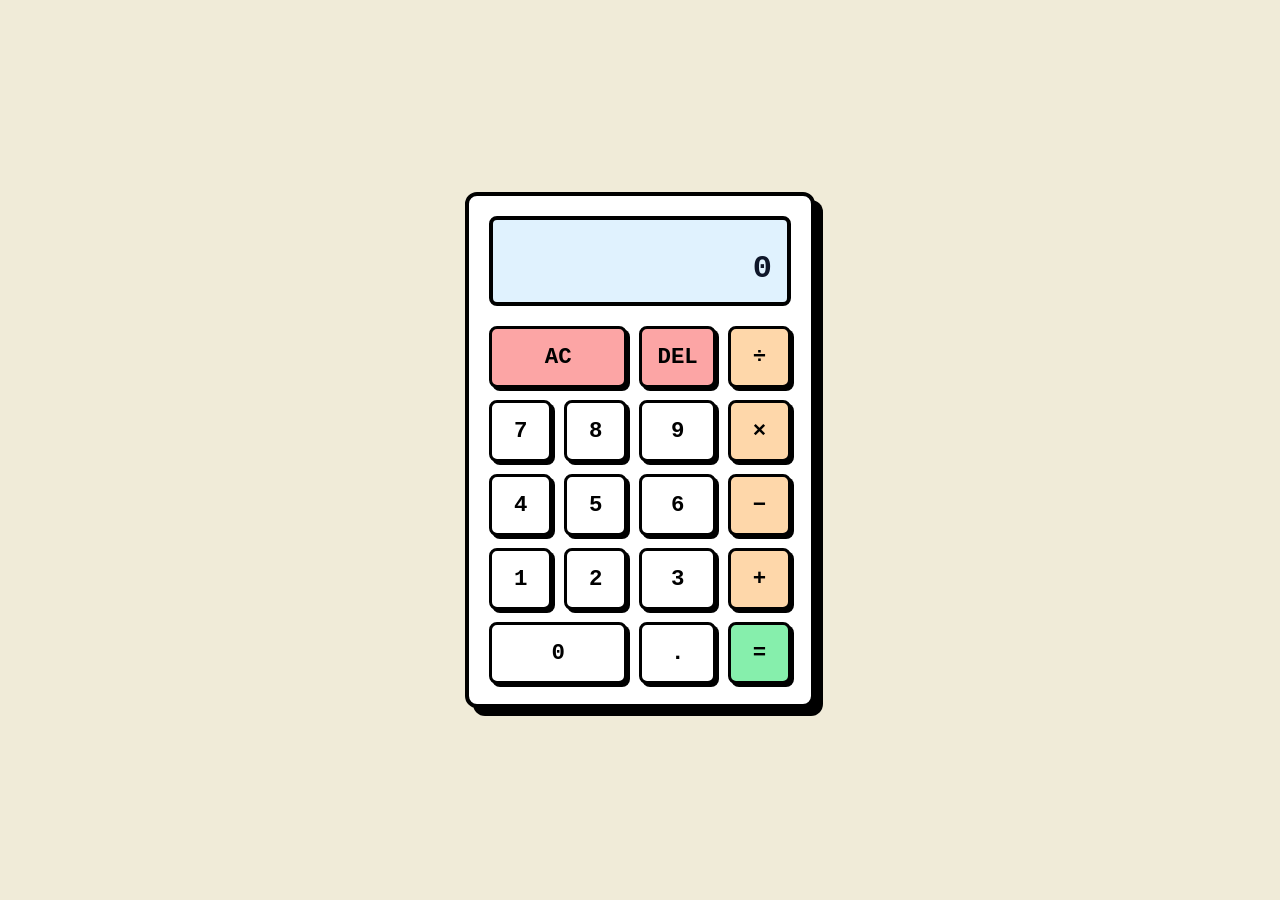
<file: calculator/index.html>
<!DOCTYPE html>
<html lang="en">
<head>
    <meta charset="UTF-8">
    <meta name="viewport" content="width=device-width, initial-scale=1.0">
    <title>Neo-Brutalism Calculator</title>
    <link rel="stylesheet" href="style.css">
</head>
<body>
    <div class="calculator">
        <div class="display">
            <div id="previous-operand" class="previous-operand"></div>
            <div id="current-operand" class="current-operand">0</div>
        </div>
        <div class="buttons">
            <button data-clear class="btn span-two utility">AC</button>
            <button data-delete class="btn utility">DEL</button>
            <button data-operation class="btn operator">÷</button>
            <button data-number class="btn">7</button>
            <button data-number class="btn">8</button>
            <button data-number class="btn">9</button>
            <button data-operation class="btn operator">×</button>
            <button data-number class="btn">4</button>
            <button data-number class="btn">5</button>
            <button data-number class="btn">6</button>
            <button data-operation class="btn operator">−</button>
            <button data-number class="btn">1</button>
            <button data-number class="btn">2</button>
            <button data-number class="btn">3</button>
            <button data-operation class="btn operator">+</button>
            <button data-number class="btn span-two">0</button>
            <button data-number class="btn">.</button>
            <button data-equals class="btn equals">=</button>
        </div>
    </div>
    <script src="script.js"></script>
</body>
</html>
</file>
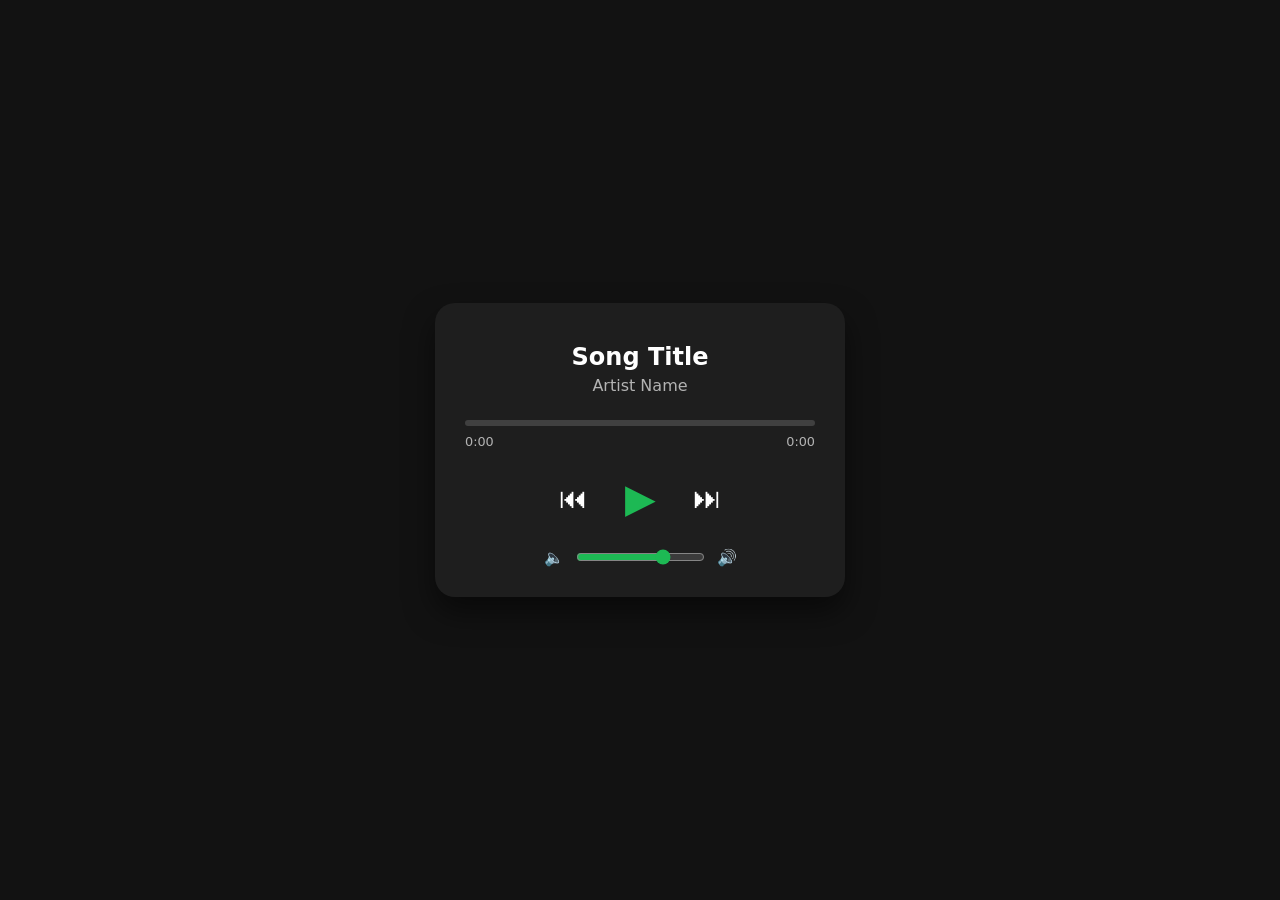
<file: musicplay list/index.html>
<!DOCTYPE html>
<html lang="en">
<head>
    <meta charset="UTF-8">
    <meta name="viewport" content="width=device-width, initial-scale=1.0">
    <title>Modern Audio Engine</title>
    <link rel="stylesheet" href="style.css">
</head>
<body>
    <div class="player-container">
        <audio id="audio" src="https://www.soundhelix.com/examples/mp3/SoundHelix-Song-1.mp3"></audio>
        
        <div class="track-info">
            <h2 id="title">Song Title</h2>
            <h3 id="artist">Artist Name</h3>
        </div>

        <div class="progress-container" id="progress-container">
            <div class="progress-bar" id="progress-bar"></div>
        </div>
        <div class="time-stamps">
            <span id="current-time">0:00</span>
            <span id="duration">0:00</span>
        </div>

        <div class="controls">
            <button id="prev" class="control-btn">⏮</button>
            <button id="play" class="control-btn play-btn">▶</button>
            <button id="next" class="control-btn">⏭</button>
        </div>

        <div class="volume-container">
            <span>🔈</span>
            <input type="range" id="volume" min="0" max="1" step="0.05" value="0.7">
            <span>🔊</span>
        </div>
    </div>
    <script src="script.js"></script>
</body>
</html>
</file>
<file: calculator/style.css>
* {
    box-sizing: border-box;
    font-family: 'Courier New', Courier, monospace;
    margin: 0;
    padding: 0;
}

body {
    background-color: #f0ebd8;
    display: flex;
    justify-content: center;
    align-items: center;
    min-height: 100vh;
}

.calculator {
    width: 350px;
    background: #fff;
    border: 4px solid #000;
    box-shadow: 8px 8px 0px #000;
    padding: 20px;
    border-radius: 12px;
}

.display {
    background: #e0f2fe;
    border: 4px solid #000;
    border-radius: 8px;
    padding: 15px;
    margin-bottom: 20px;
    text-align: right;
    min-height: 90px;
    display: flex;
    flex-direction: column;
    justify-content: space-between;
    word-wrap: break-word;
    word-break: break-all;
}

.previous-operand {
    color: #64748b;
    font-size: 1.2rem;
}

.current-operand {
    color: #0f172a;
    font-size: 2rem;
    font-weight: bold;
}

.buttons {
    display: grid;
    grid-template-columns: repeat(4, 1fr);
    gap: 12px;
}

.btn {
    cursor: pointer;
    font-size: 1.4rem;
    font-weight: bold;
    padding: 15px;
    background: #fff;
    border: 3px solid #000;
    border-radius: 8px;
    box-shadow: 3px 3px 0px #000;
    transition: all 0.05s ease;
}

.btn:active {
    transform: translate(3px, 3px);
    box-shadow: 0px 0px 0px #000;
}

.span-two {
    grid-column: span 2;
}

.operator { background-color: #fed7aa; }
.utility { background-color: #fca5a5; }
.equals { background-color: #86efac; }
</file>
<file: musicplay list/style.css>
body {
    background: #121212;
    color: #fff;
    font-family: system-ui, sans-serif;
    display: flex;
    align-items: center;
    justify-content: center;
    height: 100vh;
    margin: 0;
}

.player-container {
    background: #1e1e1e;
    padding: 30px;
    border-radius: 20px;
    box-shadow: 0 15px 30px rgba(0,0,0,0.5);
    width: 350px;
    text-align: center;
}

.track-info h2 {
    margin: 10px 0 5px;
    font-size: 1.5rem;
}

.track-info h3 {
    margin: 0 0 25px;
    color: #b3b3b3;
    font-weight: 400;
    font-size: 1rem;
}

.progress-container {
    background: #404040;
    border-radius: 5px;
    cursor: pointer;
    height: 6px;
    width: 100%;
    margin-bottom: 8px;
}

.progress-bar {
    background: #1db954;
    border-radius: 5px;
    height: 100%;
    width: 0%;
    transition: width 0.1s linear;
}

.time-stamps {
    display: flex;
    justify-content: space-between;
    font-size: 0.8rem;
    color: #b3b3b3;
    margin-bottom: 25px;
}

.controls {
    display: flex;
    justify-content: center;
    align-items: center;
    gap: 25px;
    margin-bottom: 25px;
}

.control-btn {
    background: none;
    border: none;
    color: white;
    font-size: 1.8rem;
    cursor: pointer;
    transition: transform 0.2s;
}

.control-btn:hover { transform: scale(1.1); }
.play-btn { font-size: 2.5rem; color: #1db954; }

.volume-container {
    display: flex;
    align-items: center;
    justify-content: center;
    gap: 10px;
}

input[type="range"] {
    accent-color: #1db954;
    cursor: pointer;
}
</file>
